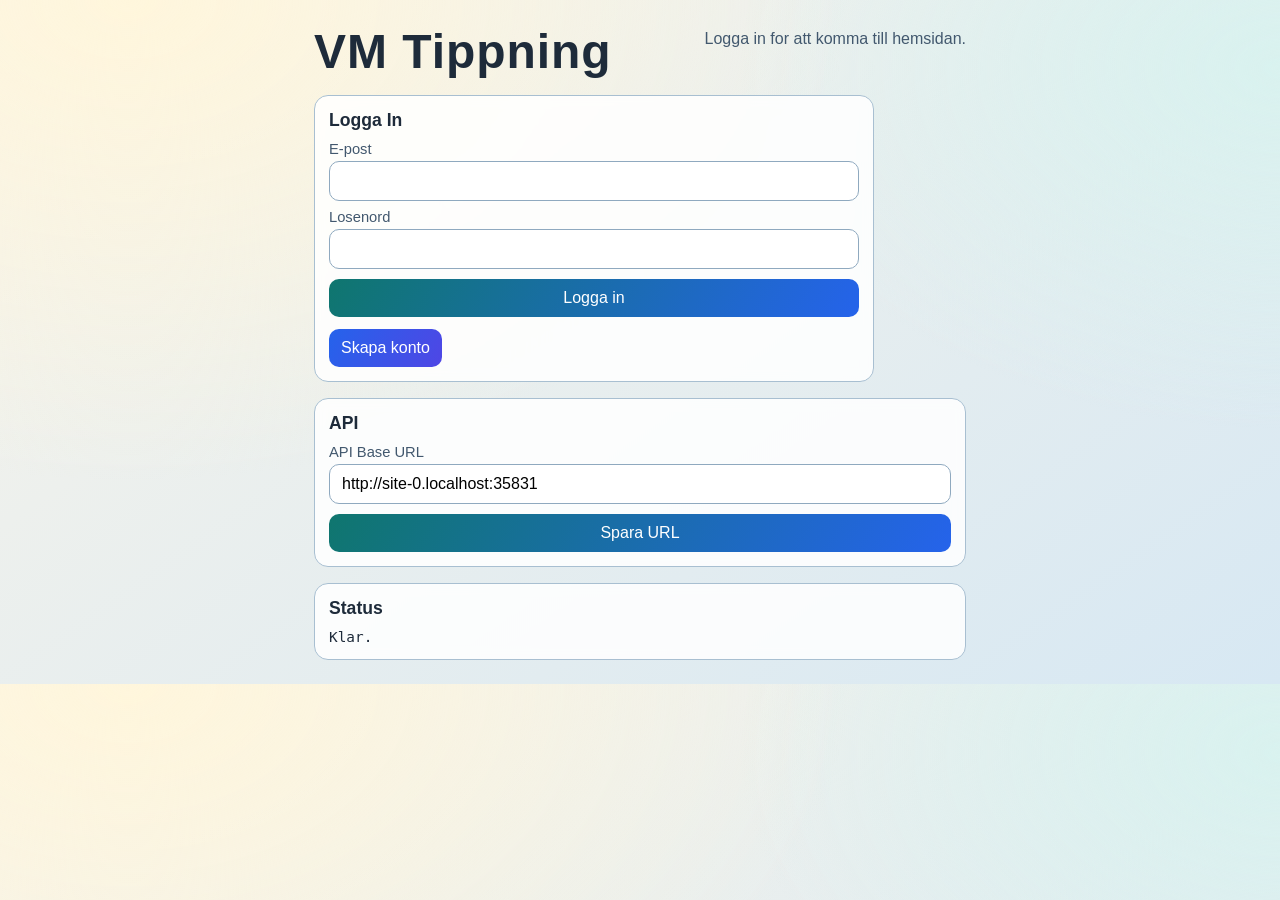
<file: frontend/index.html>
﻿<!doctype html>
<html lang="sv">
<head>
  <meta charset="utf-8">
  <meta name="viewport" content="width=device-width, initial-scale=1">
  <title>VM Tippning - Hemsida</title>
  <link rel="stylesheet" href="./style.css">
</head>
<body>
  <main class="page">
    <header class="hero">
      <div class="hero-copy">
        <h1>VM Tippning</h1>
        <p>Tippa matcher och folj tabellen.</p>
      </div>
      <button id="logoutBtn" type="button" class="logout-corner">Logga ut</button>
    </header>

    <section class="card">
      <h2>Din Profil</h2>
      <pre id="meOutput">Hej!</pre>
    </section>

    <section class="card info-card">
      <h2>Så fungerar VM-tippningen</h2>
      <p>
        Här tippar du hela VM, från gruppspelets matcher hela vägen fram till
        världsmästaren. <strong>Du ska tippa hela VM innan mästerskapet börjar.</strong>
        Gå till <strong>Tippning</strong> för att göra och ändra dina val. Dina
        val sparas automatiskt.
      </p>

      <h3>Så räknas poängen</h3>
      <p>
        För varje rätt tips delas en poängpott motsvarande antalet deltagare
        mellan alla som har rätt. Ju färre som har rätt, desto fler poäng får
        varje person. Samma princip gäller för rätt lag i varje slutspelsrunda.
      </p>

      <h3>Tippa hela slutspelet</h3>
      <p>
        Klicka i lagen du tror kommer att nå varje slutspelsrunda. När du väljer
        32 lag under <strong>Sextondelsfinal</strong> tippar du alltså vilka lag
        som går till sextondelsfinal, inte vilka lag som vinner där. Samma
        princip gäller för de följande rundorna. Lagen i nästa runda väljs bland
        dina val från rundan innan:
      </p>
      <ol class="info-steps">
        <li><strong>Sextondelsfinal:</strong> välj 32 lag.</li>
        <li><strong>Åttondelsfinal:</strong> välj 16 lag.</li>
        <li><strong>Kvartsfinal:</strong> välj 8 lag.</li>
        <li><strong>Semifinal:</strong> välj 4 lag.</li>
        <li><strong>Final:</strong> välj 2 lag.</li>
        <li><strong>Vinnare:</strong> välj laget du tror vinner VM.</li>
      </ol>
      <p class="help">
        I sextondelsfinalen och åttondelsfinalen kan du välja högst tre lag från
        samma grupp.
      </p>
    </section>

    <section class="action-links">
      <h2>Tippning</h2>
      <p class="help">Gor dina tips pa en separat sida.</p>
      <div class="action-links-row">
        <a class="link-btn" href="./tips.html">Ga till tippning</a>
        <a class="link-btn" href="./facit.html">Ga till facit</a>
        <a class="link-btn" href="./matcher.html">Ga till matcher</a>
        <a class="link-btn" href="./playoff-facit.html">Ga till slutspelsfacit</a>
      </div>
    </section>

    <section class="card">
      <h2>Dagens matcher</h2>
      <button id="refreshTodayBtn" type="button">Hamta dagens matcher</button>
      <div id="todayMatchesList" class="stack"></div>
    </section>

    <section class="card">
      <h2>Tabell</h2>
      <button id="refreshTableBtn" type="button">Hamta tabell</button>
      <div id="tableList" class="stack"></div>
    </section>

    <section class="card">
      <h2>Antal ratt</h2>
      <p class="help">Detta spelar ingen som helst roll for den riktiga tavlingen.</p>
      <button id="refreshCorrectBtn" type="button">Hamta antal ratt</button>
      <div id="correctList" class="stack"></div>
    </section>

    <section class="card">
      <h2>Status</h2>
      <pre id="statusOutput">Klar.</pre>
    </section>
  </main>

  <script src="./app.js"></script>
</body>
</html>
</file>
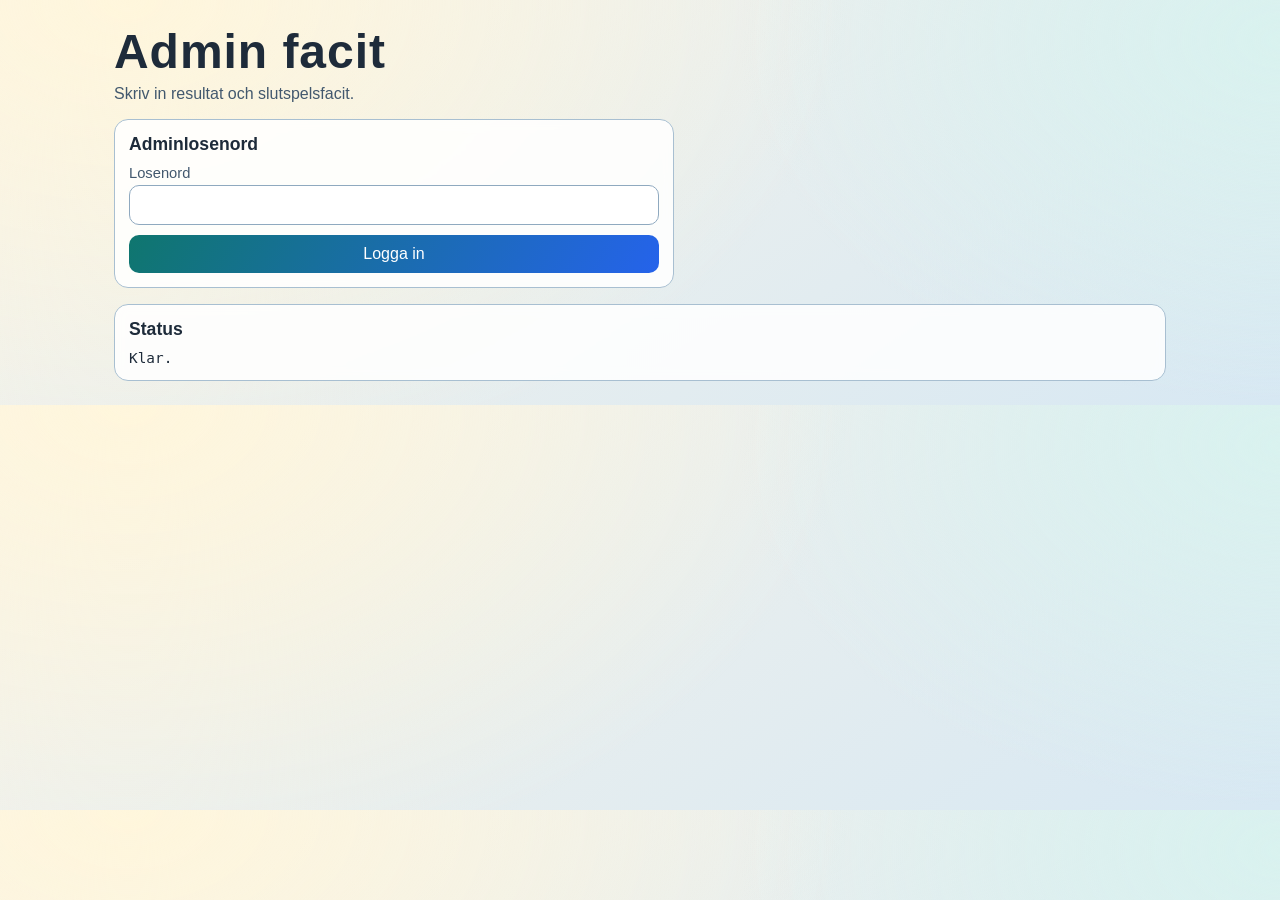
<file: frontend/admin.html>
<!doctype html>
<html lang="sv">
<head>
  <meta charset="utf-8">
  <meta name="viewport" content="width=device-width, initial-scale=1">
  <title>VM Tippning - Admin</title>
  <link rel="stylesheet" href="./style.css">
</head>
<body>
  <main class="page">
    <header class="hero">
      <div class="hero-copy">
        <h1>Admin facit</h1>
        <p>Skriv in resultat och slutspelsfacit.</p>
      </div>
      <button id="logoutBtn" type="button" class="logout-corner" hidden>Logga ut</button>
    </header>

    <section id="loginCard" class="card auth-card">
      <h2>Adminlosenord</h2>
      <label for="adminPassword">Losenord</label>
      <input id="adminPassword" type="password" autocomplete="current-password">
      <button id="loginBtn" type="button">Logga in</button>
    </section>

    <section id="settingsPanel" class="card" hidden>
      <h2>Tippningskontroll</h2>
      <div class="settings-grid">
        <label class="toggle-row" for="predictionsOpenToggle">
          <input id="predictionsOpenToggle" type="checkbox">
          <span>Spelare kan andra tippningar</span>
        </label>
        <label class="toggle-row" for="predictionsVisibleToggle">
          <input id="predictionsVisibleToggle" type="checkbox">
          <span>Spelare kan se varandras tippningar</span>
        </label>
      </div>
      <button id="saveSettingsBtn" type="button">Spara kontroll</button>
    </section>

    <section id="adminPanel" class="card" hidden>
      <h2>Matchfacit</h2>
      <p class="help">Tomma mal sparas som ospelad match. For slutspelsmatcher kan du ange laget som gar vidare.</p>
      <button id="refreshBtn" type="button">Hamta facit</button>
      <div id="matchesAdminList" class="stack"></div>
    </section>

    <section id="footballDataPanel" class="card" hidden>
      <h2>Automatisk resultat-sync</h2>
      <p class="help">Hamta resultat och bekräftade slutspelslag fran football-data.org.</p>
      <div class="button-row">
        <button id="footballDataStatusBtn" type="button">Visa sync-status</button>
        <button id="footballDataSyncBtn" type="button">Synka nu</button>
      </div>
      <pre id="footballDataStatusOutput">Ingen status hamtad.</pre>
    </section>

    <section id="playoffPanel" class="card" hidden>
      <h2>Slutspelsfacit</h2>
      <p class="help">Valj vilka lag som faktiskt tog sig till varje runda.</p>
      <div id="playoffResultsList" class="stack"></div>
      <button id="savePlayoffBtn" type="button">Spara slutspelsfacit</button>
    </section>

    <section id="predictionsPanel" class="card" hidden>
      <h2>Alla tippningar</h2>
      <button id="refreshPredictionsBtn" type="button">Hamta alla tippningar</button>
      <div id="adminPredictionsList" class="stack"></div>
    </section>

    <section class="card">
      <h2>Status</h2>
      <pre id="statusOutput">Klar.</pre>
    </section>
  </main>

  <script src="./admin.js"></script>
</body>
</html>
</file>
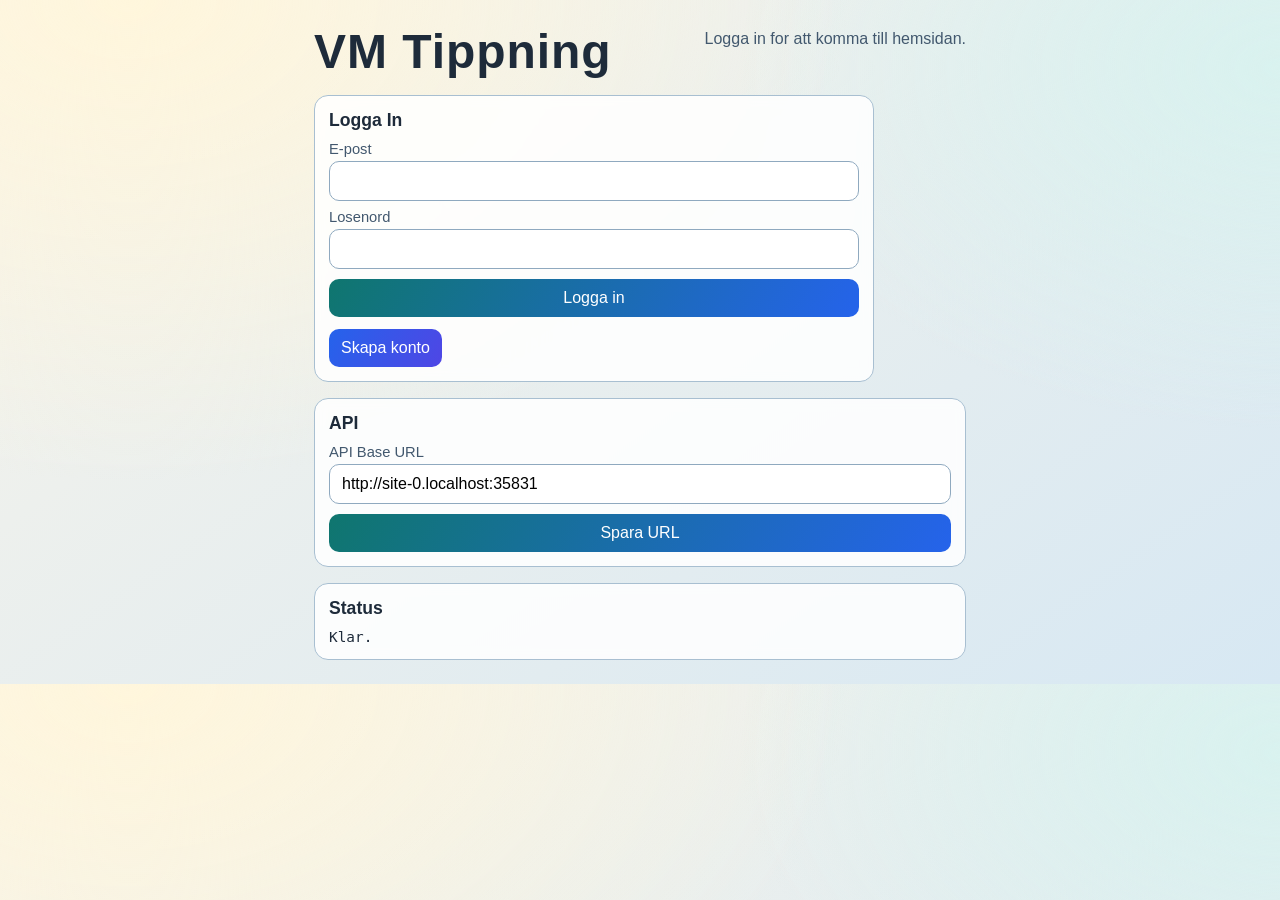
<file: frontend/facit.html>
<!doctype html>
<html lang="sv">
<head>
  <meta charset="utf-8">
  <meta name="viewport" content="width=device-width, initial-scale=1">
  <title>VM Tippning - Facit</title>
  <link rel="stylesheet" href="./style.css">
</head>
<body>
  <main class="page">
    <header class="hero">
      <div class="hero-copy">
        <h1>Facit</h1>
        <p>Se facit och hur manga poang du fick per match.</p>
      </div>
      <button id="logoutBtn" type="button" class="logout-corner">Logga ut</button>
    </header>

    <section class="card">
      <a class="link-btn" href="./index.html">Till startsidan</a>
    </section>

    <section class="card">
      <h2>Ditt Facit</h2>
      <div id="facitList" class="stack"></div>
    </section>

    <section class="card">
      <h2>Status</h2>
      <pre id="statusOutput">Klar.</pre>
    </section>
  </main>

  <script src="./facit.js"></script>
</body>
</html>
</file>
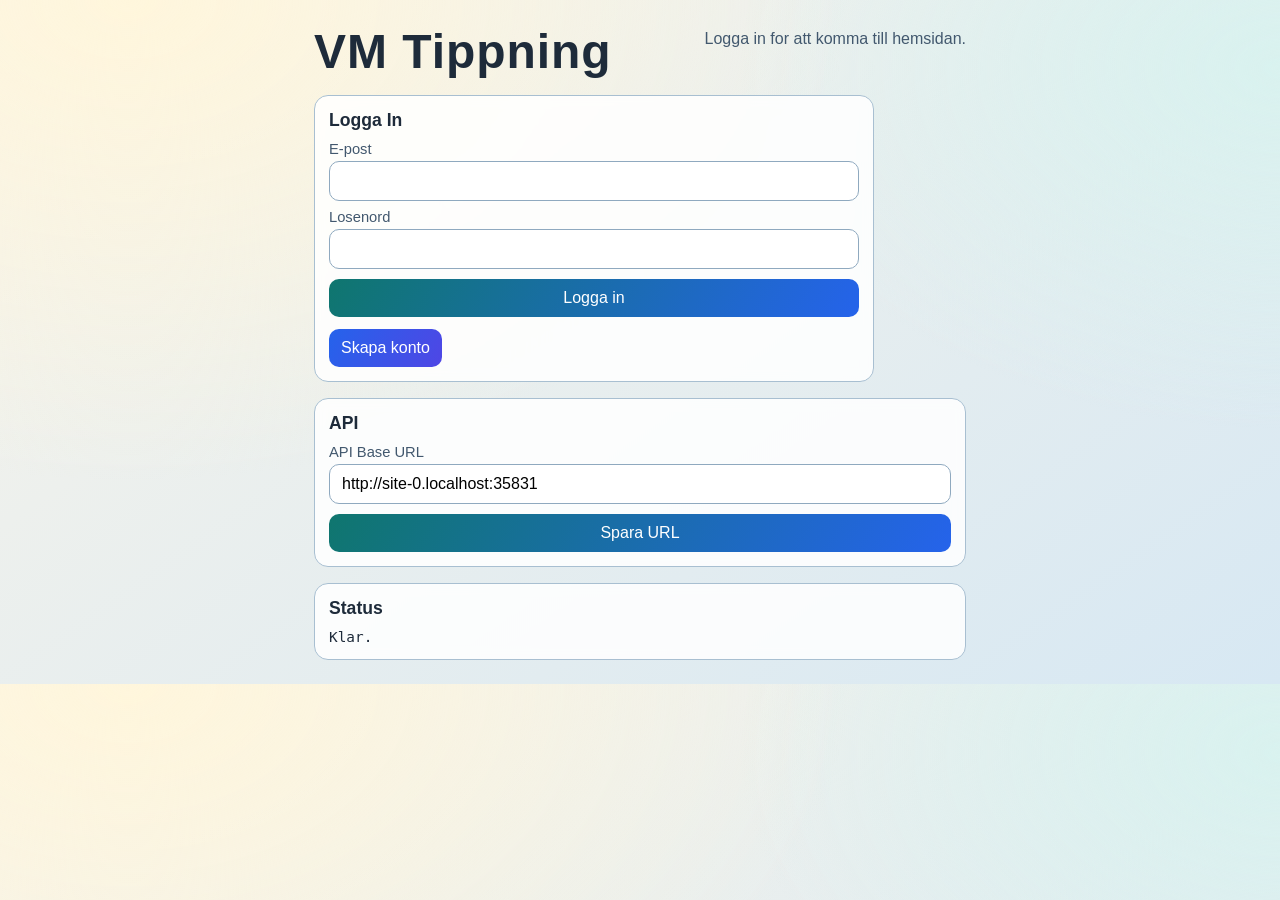
<file: frontend/login.html>
<!doctype html>
<html lang="sv">
<head>
  <meta charset="utf-8">
  <meta name="viewport" content="width=device-width, initial-scale=1">
  <title>VM Tippning - Login</title>
  <link rel="stylesheet" href="./style.css">
</head>
<body>
  <main class="page auth-page">
    <header class="hero">
      <h1>VM Tippning</h1>
      <p>Logga in for att komma till hemsidan.</p>
    </header>

    <section class="card auth-card">
      <h2>Logga In</h2>
      <form id="loginForm">
        <label for="loginEmail">E-post</label>
        <input id="loginEmail" type="email" required>

        <label for="loginPassword">Losenord</label>
        <input id="loginPassword" type="password" required>

        <button type="submit">Logga in</button>
      </form>

      <div class="link-row">
        <a class="link-btn" href="./register.html">Skapa konto</a>
      </div>
    </section>

    <section class="card">
      <h2>API</h2>
      <label for="apiBase">API Base URL</label>
      <input id="apiBase" type="text">
      <button id="saveApiBaseBtn" type="button">Spara URL</button>
    </section>

    <section class="card">
      <h2>Status</h2>
      <pre id="statusOutput">Klar.</pre>
    </section>
  </main>

  <script src="./login.js"></script>
</body>
</html>
</file>
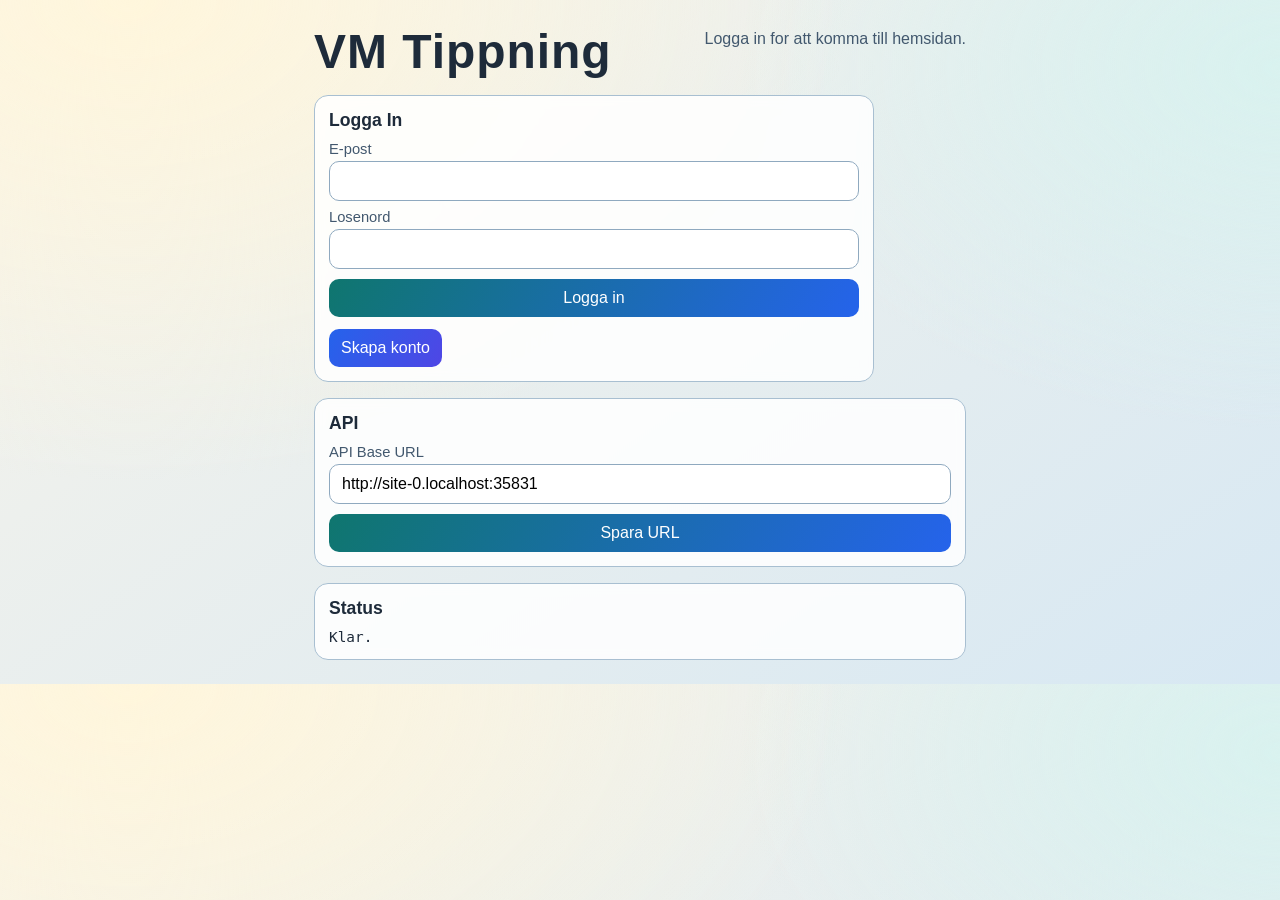
<file: frontend/matcher.html>
﻿<!doctype html>
<html lang="sv">
<head>
  <meta charset="utf-8">
  <meta name="viewport" content="width=device-width, initial-scale=1">
  <title>VM Tippning - Alla matcher</title>
  <link rel="stylesheet" href="./style.css">
</head>
<body>
  <main class="page">
    <header class="hero">
      <div class="hero-copy">
        <h1>Alla matcher</h1>
        <p>Lista over samtliga matcher och resultat nar de ar inlagda.</p>
      </div>
      <button id="logoutBtn" type="button" class="logout-corner">Logga ut</button>
    </header>

    <section class="card">
      <div class="action-links-row">
        <a class="link-btn" href="./index.html">Till startsidan</a>
        <a class="link-btn" href="./playoff-facit.html">Visa slutspelsfacit</a>
      </div>
    </section>

    <section class="card">
      <h2>Matcher och resultat</h2>
      <p class="help">Klicka pa en match for att visa eller dolja alla tippningar.</p>
      <nav id="groupNav" class="group-nav" aria-label="Hoppa till grupp"></nav>
      <button id="refreshMatchesBtn" type="button">Hamta matcher</button>
      <div id="matchesList" class="stack"></div>
    </section>

    <section class="card">
      <h2>Status</h2>
      <pre id="statusOutput">Klar.</pre>
    </section>
  </main>

  <script src="./matcher.js"></script>
</body>
</html>
</file>
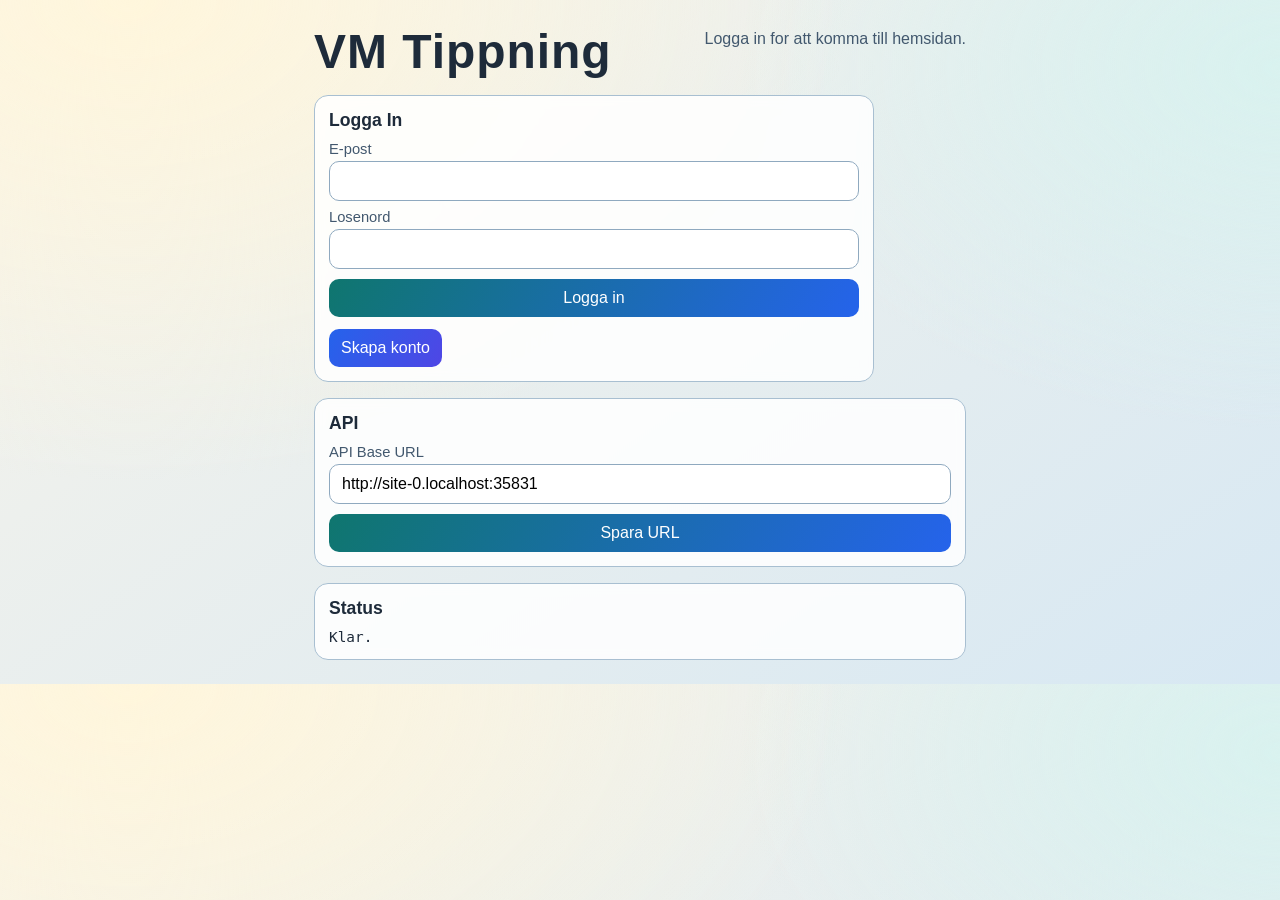
<file: frontend/playoff-facit.html>
<!doctype html>
<html lang="sv">
<head>
  <meta charset="utf-8">
  <meta name="viewport" content="width=device-width, initial-scale=1">
  <title>VM Tippning - Slutspelsfacit</title>
  <link rel="stylesheet" href="./style.css">
</head>
<body>
  <main class="page playoff-page">
    <header class="hero">
      <div class="hero-copy">
        <h1>Slutspelsfacit</h1>
        <p>Facit for alla lag, hur manga som tippade dem och vilka spelare det var.</p>
      </div>
      <button id="logoutBtn" type="button" class="logout-corner">Logga ut</button>
    </header>

    <section class="card">
      <a class="link-btn" href="./index.html">Till startsidan</a>
    </section>

    <section class="card">
      <h2>Facittrad</h2>
      <div id="facitTree" class="playoff-tree"></div>
    </section>

    <section class="card">
      <h2>Lag</h2>
      <input id="teamSearch" type="search" placeholder="Sok lag">
      <div id="teamList" class="team-list"></div>
    </section>

    <section class="card">
      <h2 id="teamDetailTitle">Valj ett lag</h2>
      <div id="teamDetails" class="stack"></div>
    </section>

    <section class="card">
      <h2>Status</h2>
      <pre id="statusOutput">Klar.</pre>
    </section>
  </main>

  <script src="./playoff-facit.js"></script>
</body>
</html>
</file>
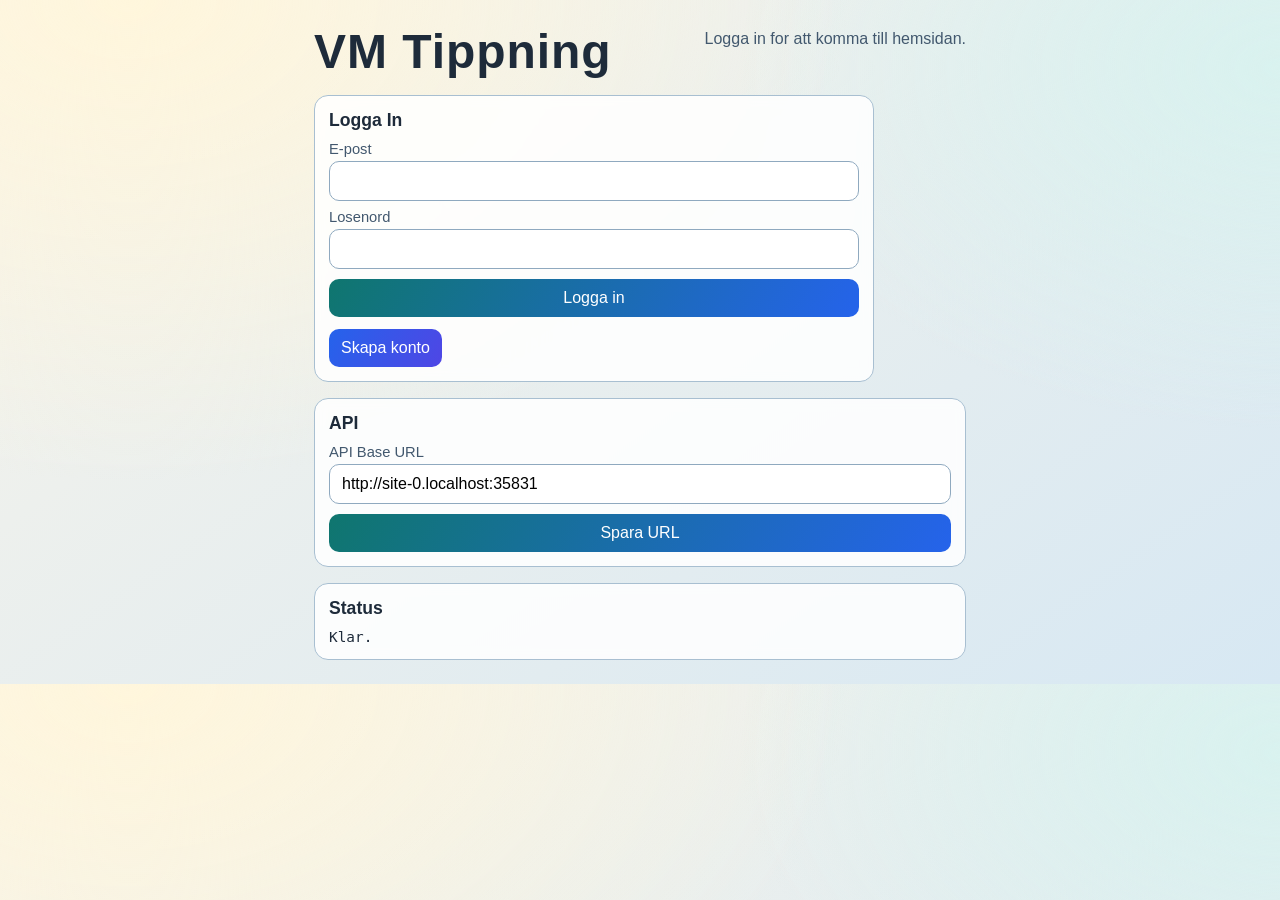
<file: frontend/playoff.html>
<!doctype html>
<html lang="sv">
<head>
  <meta charset="utf-8">
  <meta name="viewport" content="width=device-width, initial-scale=1">
  <title>VM Tippning - Slutspelstrad</title>
  <link rel="stylesheet" href="./style.css">
</head>
<body>
  <main class="page playoff-page">
    <header class="hero">
      <div class="hero-copy">
        <h1>Slutspelstrad</h1>
        <p id="playerTitle">Laddar spelare...</p>
      </div>
      <button id="logoutBtn" type="button" class="logout-corner">Logga ut</button>
    </header>

    <section class="card">
      <div class="action-links-row">
        <a class="link-btn" href="./index.html">Till startsidan</a>
        <a class="link-btn" href="./playoff-facit.html">Visa slutspelsfacit</a>
      </div>
    </section>

    <section class="card">
      <h2>Träd</h2>
      <div id="playoffTree" class="playoff-tree"></div>
    </section>

    <section class="card">
      <h2>Status</h2>
      <pre id="statusOutput">Klar.</pre>
    </section>
  </main>

  <script src="./playoff.js"></script>
</body>
</html>
</file>
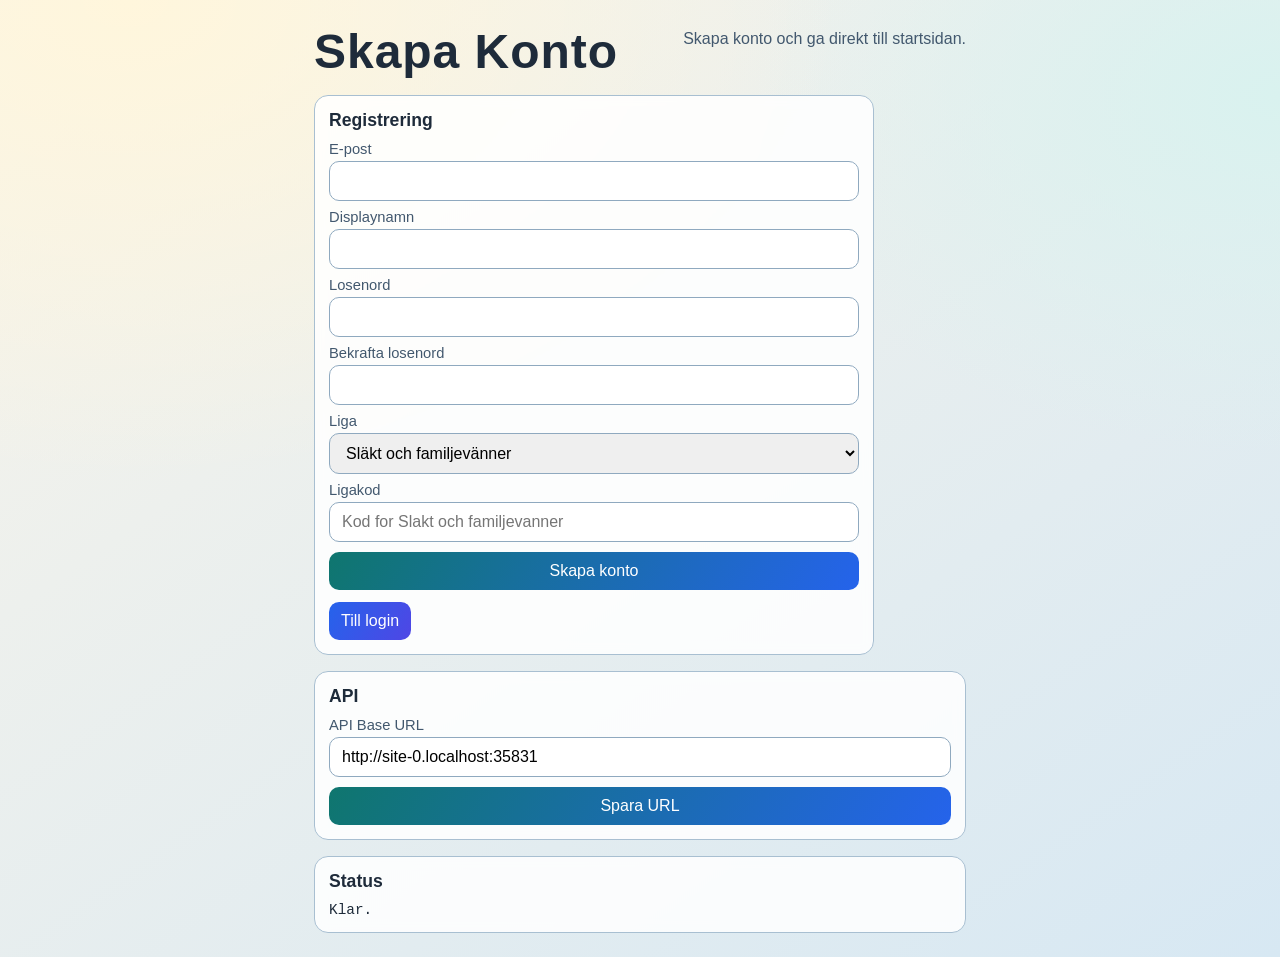
<file: frontend/register.html>
<!doctype html>
<html lang="sv">
<head>
  <meta charset="utf-8">
  <meta name="viewport" content="width=device-width, initial-scale=1">
  <title>VM Tippning - Skapa Konto</title>
  <link rel="stylesheet" href="./style.css">
</head>
<body>
  <main class="page auth-page">
    <header class="hero">
      <h1>Skapa Konto</h1>
      <p>Skapa konto och ga direkt till startsidan.</p>
    </header>

    <section class="card auth-card">
      <h2>Registrering</h2>
      <form id="registerForm">
        <label for="registerEmail">E-post</label>
        <input id="registerEmail" type="email" required>

        <label for="registerDisplayName">Displaynamn</label>
        <input id="registerDisplayName" type="text" minlength="2" required>

        <label for="registerPassword">Losenord</label>
        <input id="registerPassword" type="password" required>

        <label for="registerPasswordConfirm">Bekrafta losenord</label>
        <input id="registerPasswordConfirm" type="password" required>

        <label for="registerLeague">Liga</label>
        <select id="registerLeague" required>
          <option value="slakten">Släkt och familjevänner</option>
          <option value="lidingo">Lidingö</option>
          <option value="korpen">Korpen</option>
        </select>

        <label for="registerLeagueCode">Ligakod</label>
        <input id="registerLeagueCode" type="text" inputmode="numeric" autocomplete="off">

        <button type="submit">Skapa konto</button>
      </form>

      <div class="link-row">
        <a class="link-btn" href="./login.html">Till login</a>
      </div>
    </section>

    <section class="card">
      <h2>API</h2>
      <label for="apiBase">API Base URL</label>
      <input id="apiBase" type="text">
      <button id="saveApiBaseBtn" type="button">Spara URL</button>
    </section>

    <section class="card">
      <h2>Status</h2>
      <pre id="statusOutput">Klar.</pre>
    </section>
  </main>

  <script src="./register.js"></script>
</body>
</html>
</file>
<file: frontend/style.css>
:root {
  --bg-a: #f8f4ea;
  --bg-b: #d7e8f3;
  --ink: #1e2b3a;
  --ink-soft: #42586e;
  --accent: #0f766e;
  --accent-2: #b45309;
  --card: #ffffffd9;
  --line: #a8bfd1;
}

* {
  box-sizing: border-box;
}

[hidden] {
  display: none !important;
}

body {
  margin: 0;
  font-family: "Segoe UI", "Trebuchet MS", sans-serif;
  color: var(--ink);
  background:
    radial-gradient(1200px 800px at 10% 0%, #fff6dc 0%, transparent 60%),
    radial-gradient(900px 600px at 100% 10%, #d9f2ef 0%, transparent 60%),
    linear-gradient(145deg, var(--bg-a), var(--bg-b));
}

.page {
  max-width: 1100px;
  margin: 0 auto;
  padding: 24px;
  display: grid;
  gap: 16px;
}

.auth-page {
  max-width: 700px;
}

.hero h1 {
  margin: 0;
  font-size: clamp(2rem, 4vw, 3rem);
  letter-spacing: 0.02em;
}

.hero {
  display: flex;
  justify-content: space-between;
  align-items: flex-start;
  gap: 12px;
}

.hero-copy {
  max-width: 80ch;
}

.hero p {
  margin: 6px 0 0;
  color: var(--ink-soft);
}

.grid {
  display: grid;
  grid-template-columns: repeat(auto-fit, minmax(260px, 1fr));
  gap: 16px;
}

.card {
  background: var(--card);
  border: 1px solid var(--line);
  border-radius: 14px;
  padding: 14px;
  backdrop-filter: blur(6px);
}

.info-card {
  border-left: 5px solid var(--accent);
}

.info-card p {
  margin: 0 0 12px;
  line-height: 1.5;
}

.info-card h3 {
  margin: 18px 0 6px;
  font-size: 1rem;
}

.info-steps {
  margin: 0 0 12px;
  padding-left: 24px;
}

.info-steps li {
  margin: 6px 0;
}

.info-card .help {
  margin-bottom: 0;
}

.auth-card {
  max-width: 560px;
}

h2 {
  margin: 0 0 10px;
  font-size: 1.1rem;
}

label {
  display: block;
  margin: 8px 0 4px;
  font-size: 0.92rem;
  color: var(--ink-soft);
}

input,
select,
button {
  width: 100%;
  padding: 10px 12px;
  border-radius: 10px;
  border: 1px solid #8fa9bf;
  font: inherit;
}

button {
  margin-top: 10px;
  cursor: pointer;
  color: #fff;
  border: none;
  background: linear-gradient(120deg, var(--accent), #2563eb);
}

button:hover {
  filter: brightness(1.04);
}

button.secondary {
  background: linear-gradient(120deg, var(--accent-2), #ea580c);
}

button.is-selected {
  box-shadow: inset 0 0 0 2px #ffffff, 0 0 0 2px #14532d;
  filter: saturate(1.2);
}

.topbar {
  display: flex;
  gap: 10px;
  align-items: center;
}

.logout-corner {
  width: auto;
  margin-top: 0;
  white-space: nowrap;
}

.link-row {
  margin-top: 12px;
}

.link-btn {
  display: inline-block;
  padding: 10px 12px;
  border-radius: 10px;
  text-decoration: none;
  color: #fff;
  background: linear-gradient(120deg, #2563eb, #4f46e5);
}

.action-links {
  display: grid;
  gap: 10px;
}

.action-links .help {
  margin-bottom: 2px;
}

.action-links-row {
  display: grid;
  grid-template-columns: repeat(auto-fit, minmax(200px, 1fr));
  gap: 12px;
}

.action-links .link-btn {
  width: 100%;
  padding: 12px 18px;
  text-align: center;
}

.stack {
  display: grid;
  gap: 10px;
}

.match-item,
.table-item {
  border: 1px dashed var(--line);
  border-radius: 12px;
  padding: 10px;
}

.today-match {
  display: grid;
  gap: 8px;
}

.today-match .help {
  margin: 0;
}

.today-teams-grid {
  display: grid;
  grid-template-columns: repeat(auto-fit, minmax(240px, 1fr));
  gap: 10px;
}

.today-team {
  border: 1px solid #d1dde8;
  border-radius: 8px;
  padding: 10px;
  background: #ffffff80;
}

.today-team h4 {
  margin: 0 0 6px;
  font-size: 1rem;
}

.compact-list {
  margin: 0;
  padding-left: 18px;
}

.compact-list li {
  margin: 4px 0;
}

.table-row {
  display: flex;
  align-items: center;
  justify-content: space-between;
  gap: 12px;
}

.table-row-text {
  min-width: 0;
}

.table-row-btn {
  width: auto;
  margin-top: 0;
  white-space: nowrap;
}

.table-row-actions {
  display: flex;
  flex-wrap: wrap;
  justify-content: flex-end;
  gap: 8px;
}

.compact-link {
  margin-top: 0;
  border: 0;
}

.table-details {
  margin-top: 10px;
}

.prediction-summary {
  margin-bottom: 8px;
  color: var(--ink-soft);
  font-size: 0.95rem;
}

.match-toggle {
  margin-top: 0;
  text-align: left;
}

.match-dropdown {
  margin-top: 8px;
  display: grid;
  gap: 6px;
}

.match-dropdown[hidden] {
  display: none;
}

.group-nav {
  display: flex;
  flex-wrap: wrap;
  gap: 8px;
  margin-bottom: 10px;
}

.group-nav .link-btn {
  padding: 8px 12px;
}

.group-nav + button {
  margin-top: 0;
}

.stack[id] {
  scroll-margin-top: 16px;
}

.prediction-item {
  padding: 8px 10px;
  border-radius: 10px;
  border: 1px solid var(--line);
  background: #ffffffcc;
}

.prediction-grid {
  display: grid;
  grid-template-columns:
    52px
    minmax(0, 1fr)
    minmax(0, 1fr)
    minmax(0, 1fr)
    90px
    140px
    minmax(120px, auto);
  column-gap: 16px;
  row-gap: 8px;
  align-items: center;
}

.prediction-header {
  padding: 0 10px;
  color: var(--ink-soft);
  font-size: 0.88rem;
}

.prediction-header .prediction-cell,
.prediction-header .prediction-result,
.prediction-header .prediction-points,
.prediction-header .prediction-choice,
.prediction-header .prediction-match-id {
  font-weight: 700;
  color: var(--ink-soft);
}

.prediction-match-id {
  font-weight: 700;
  color: var(--ink-soft);
}

.prediction-cell,
.prediction-choice {
  font-family: "Consolas", "Courier New", monospace;
  white-space: nowrap;
}

.prediction-cell {
  overflow: hidden;
  text-overflow: ellipsis;
  color: var(--ink-soft);
}

.prediction-cell.is-selected,
.prediction-choice.is-selected {
  color: var(--ink);
  font-weight: 700;
}

.prediction-draw {
  text-align: center;
}

.prediction-choice {
  text-align: right;
}

.prediction-result,
.prediction-points {
  font-family: "Consolas", "Courier New", monospace;
  color: var(--ink-soft);
  white-space: nowrap;
}

@media (max-width: 820px) {
  .prediction-grid {
    grid-template-columns: 52px 1fr 1fr;
  }

  .admin-result-grid {
    grid-template-columns: 1fr 1fr;
  }

  .prediction-result,
  .prediction-points,
  .prediction-choice {
    grid-column: 1 / -1;
    text-align: left;
  }
}

.match-title {
  font-weight: 700;
}

.actions {
  margin-top: 8px;
  display: grid;
  gap: 8px;
}

.row {
  display: grid;
  grid-template-columns: repeat(3, 1fr);
  gap: 8px;
}

.row.two {
  grid-template-columns: repeat(2, 1fr);
}

.settings-grid {
  display: grid;
  gap: 10px;
}

.toggle-row {
  display: flex;
  align-items: center;
  gap: 10px;
  margin: 0;
  color: var(--ink);
}

.toggle-row input {
  width: auto;
}

.admin-result-grid {
  display: grid;
  grid-template-columns: 90px 90px minmax(180px, 1fr) auto;
  gap: 8px;
  margin-top: 8px;
  align-items: end;
}

.admin-result-grid button {
  margin-top: 0;
}

.help {
  margin: 0 0 10px;
  color: var(--ink-soft);
  font-size: 0.92rem;
}

.team-pick-grid {
  display: grid;
  grid-template-columns: repeat(auto-fit, minmax(180px, 1fr));
  gap: 8px;
  margin-bottom: 10px;
}

.team-group-section {
  margin-top: 10px;
}

.team-group-section h4 {
  margin: 0 0 8px;
  color: var(--ink-soft);
  font-size: 0.95rem;
}

.playoff-round {
  border: 1px dashed var(--line);
  border-radius: 12px;
  padding: 10px;
}

.playoff-round h3 {
  margin: 0 0 8px;
  font-size: 1rem;
}

.playoff-round-explanation {
  margin: 0 0 12px;
  padding: 9px 11px;
  border-left: 4px solid var(--accent);
  border-radius: 0 8px 8px 0;
  color: var(--ink);
  background: #ffffffb8;
  font-size: 0.95rem;
  line-height: 1.45;
}

.team-pick-btn {
  margin-top: 0;
}

.team-pick-btn.is-selected {
  box-shadow: inset 0 0 0 2px #ffffff, 0 0 0 2px #14532d;
  filter: saturate(1.2);
}

.playoff-page {
  max-width: 1280px;
}

.playoff-tree {
  display: grid;
  grid-template-columns: repeat(auto-fit, minmax(160px, 1fr));
  gap: 12px;
  align-items: start;
}

.playoff-tree-round {
  display: grid;
  gap: 8px;
  min-width: 0;
}

.playoff-tree-round h3 {
  margin: 0;
  font-size: 1rem;
  color: var(--ink-soft);
}

.playoff-team-card {
  display: grid;
  gap: 4px;
  width: 100%;
  min-height: 78px;
  margin-top: 0;
  padding: 10px;
  border: 1px solid var(--line);
  border-radius: 10px;
  background: #ffffffcc;
  color: var(--ink);
  text-align: left;
}

.playoff-team-card strong,
.playoff-team-card span {
  min-width: 0;
  overflow-wrap: anywhere;
}

.playoff-team-card span {
  color: var(--ink-soft);
  font-size: 0.88rem;
}

.playoff-team-card.is-correct,
.table-item.is-correct {
  border-color: #15803d;
  background: #ecfdf3;
}

.playoff-team-button {
  cursor: pointer;
  box-shadow: none;
}

.playoff-team-button:hover {
  filter: brightness(0.98);
}

.team-list {
  display: grid;
  grid-template-columns: repeat(auto-fit, minmax(150px, 1fr));
  gap: 8px;
  margin-top: 10px;
}

.team-list-button {
  margin-top: 0;
  background: linear-gradient(120deg, #0f766e, #2563eb);
}

.button-row {
  display: flex;
  flex-wrap: wrap;
  gap: 10px;
}

.button-row button {
  width: auto;
}

pre {
  margin: 0;
  white-space: pre-wrap;
  font-size: 0.9rem;
}

@media (max-width: 600px) {
  .playoff-round {
    padding: 10px 8px;
  }

  .playoff-round-explanation {
    font-size: 0.92rem;
  }

  .team-pick-grid {
    grid-template-columns: 1fr;
  }

  .table-row {
    align-items: stretch;
    flex-direction: column;
  }

  .table-row-actions {
    justify-content: stretch;
  }

  .table-row-actions .table-row-btn,
  .table-row-actions .link-btn {
    width: 100%;
    text-align: center;
  }
}
</file>
